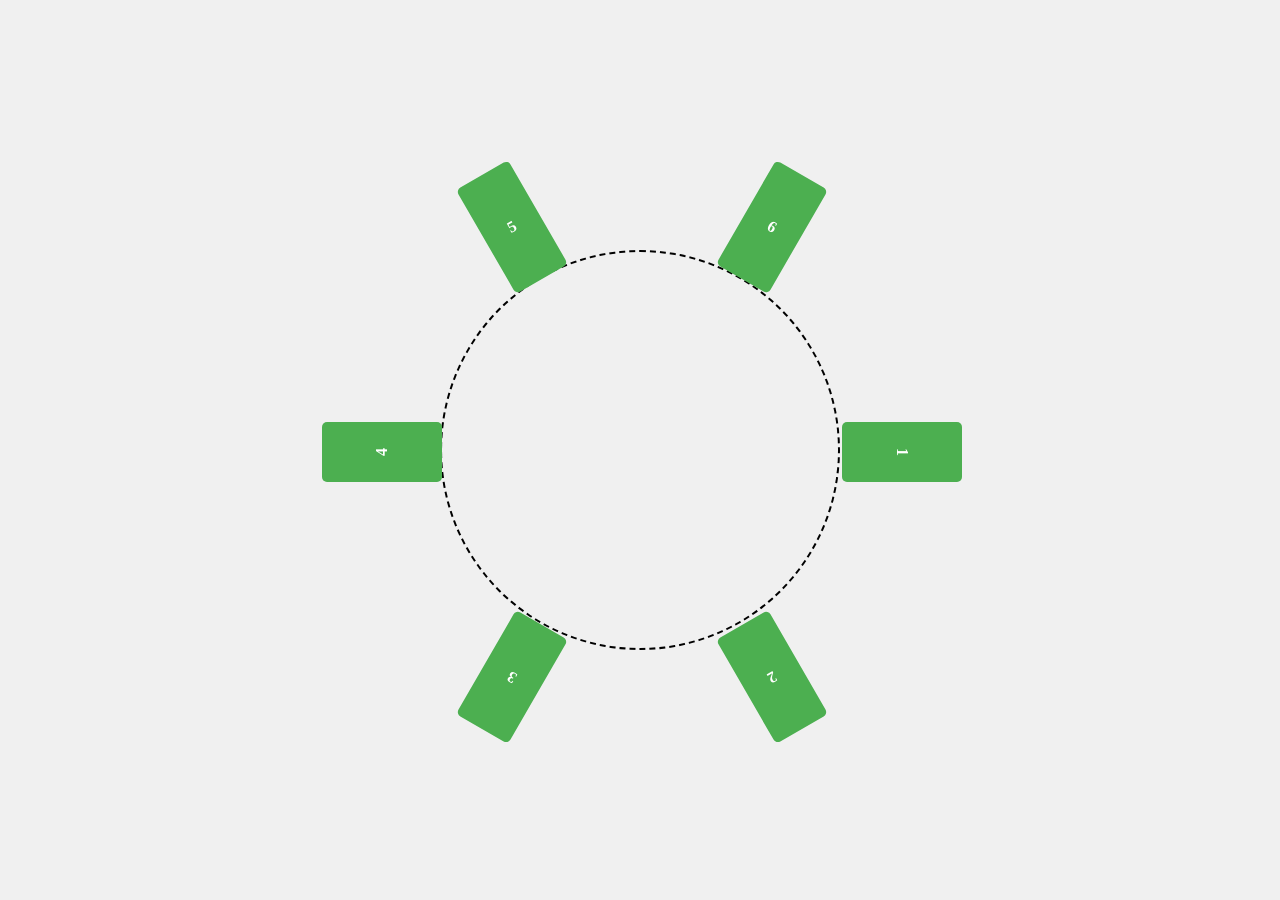
<file: test.html>
<!DOCTYPE html>
<html lang="en">
<head>
  <meta charset="UTF-8">
  <meta name="viewport" content="width=device-width, initial-scale=1.0">
  <title>Rectangles Standing on Circle</title>
  <style>
    * {
      box-sizing: border-box;
      margin: 0;
      padding: 0;
    }

    body {
      display: flex;
      justify-content: center;
      align-items: center;
      height: 100vh;
      background-color: #f0f0f0;
    }

    .circle-container {
      position: relative;
      width: 400px;
      height: 400px;
      border-radius: 50%; /* Tạo đường tròn */
      border: 2px dashed black;
    }

    .rectangle {
      position: absolute;
      width: 60px;
      height: 120px;
      background-color: #4CAF50;
      display: flex;
      justify-content: center;
      align-items: center;
      color: white;
      font-weight: bold;
      border-radius: 5px;
      transform-origin: 50% 100%; /* Gốc xoay tại cạnh dưới */
    }
  </style>
</head>
<body>
  <div class="circle-container" id="circle-container">
    <div class="rectangle">1</div>
    <div class="rectangle">2</div>
    <div class="rectangle">3</div>
    <div class="rectangle">4</div>
    <div class="rectangle">5</div>
    <div class="rectangle">6</div>
  </div>

  <script>
    const container = document.getElementById('circle-container');
    const rectangles = document.querySelectorAll('.rectangle');
    const radius = 200; // Bán kính đường tròn

    rectangles.forEach((rect, index) => {
      const angle = (index / rectangles.length) * 2 * Math.PI; // Góc cho từng hình chữ nhật
      const x = radius * Math.cos(angle); // Tọa độ X trên chu vi
      const y = radius * Math.sin(angle); // Tọa độ Y trên chu vi

      // Đặt vị trí sao cho cạnh dưới (cd) của hình tiếp xúc với chu vi
      rect.style.left = `${200 + x - rect.offsetWidth / 2}px`;
      rect.style.top = `${200 + y - rect.offsetHeight}px`;

      // Xoay hình chữ nhật sao cho cạnh dưới tiếp xúc chính xác
      rect.style.transform = `rotate(${(angle * 180) / Math.PI + 90}deg)`;
    });
  </script>
</body>
</html>
</file>
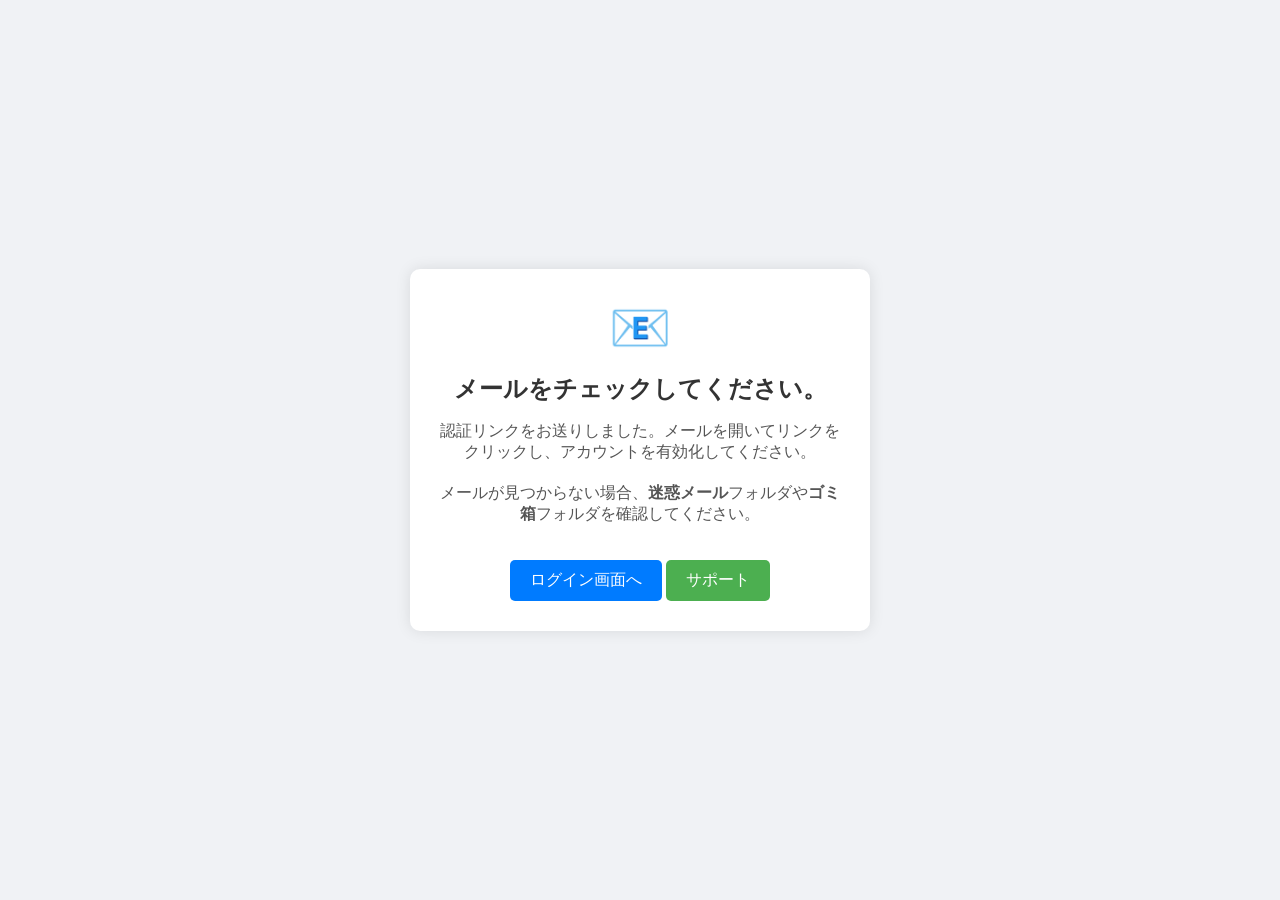
<file: Manager/mail_check.html>
<!DOCTYPE html>
<html lang="ja">
<head>
    <meta charset="UTF-8">
    <meta name="viewport" content="width=device-width, initial-scale=1.0">
    <title>登録成功</title>
    <style>
        body {
            font-family: Arial, sans-serif;
            background-color: #f0f2f5;
            display: flex;
            justify-content: center;
            align-items: center;
            height: 100vh;
            margin: 0;
        }

        .notification-container {
            background-color: white;
            padding: 30px;
            border-radius: 10px;
            box-shadow: 0 0 15px rgba(0, 0, 0, 0.1);
            text-align: center;
            width: 400px;
        }

        h1 {
            font-size: 24px;
            color: #333;
        }

        p {
            font-size: 16px;
            color: #555;
            margin-bottom: 20px;
        }

        .email-icon {
            font-size: 50px;
            color: #4CAF50;
            margin-bottom: 10px;
        }

        .button {
            display: inline-block;
            background-color: #4CAF50;
            color: white;
            padding: 10px 20px;
            border-radius: 5px;
            text-decoration: none;
            font-size: 16px;
            margin-top: 15px;
        }

        .button:hover {
            background-color: #45a049;
        }
        .login-button {
    display: inline-block;
    background-color: #007BFF; /* Màu nền của nút */
    color: white; /* Màu chữ */
    padding: 10px 20px; /* Khoảng cách bên trong */
    border-radius: 5px; /* Bo tròn góc */
    text-decoration: none; /* Bỏ gạch chân */
    font-size: 16px; /* Kích thước chữ */
    margin-top: 15px; /* Khoảng cách phía trên */
}

.login-button:hover {
    background-color: #0056b3; /* Màu nền khi hover */
}

    </style>
</head>
<body>

<div class="notification-container">
    <div class="email-icon">📧</div>
    <h1>メールをチェックしてください。</h1>
    <p>認証リンクをお送りしました。メールを開いてリンクをクリックし、アカウントを有効化してください。</p>
    <p>メールが見つからない場合、<b>迷惑メール</b>フォルダや<b>ゴミ箱</b>フォルダを確認してください。</p>
    <a href="./StoreLogin.php" class="button login-button">ログイン画面へ</a>

    <a href="mailto:wrb@co.jp" class="button">サポート</a>
</div>

</body>
</html>
</file>
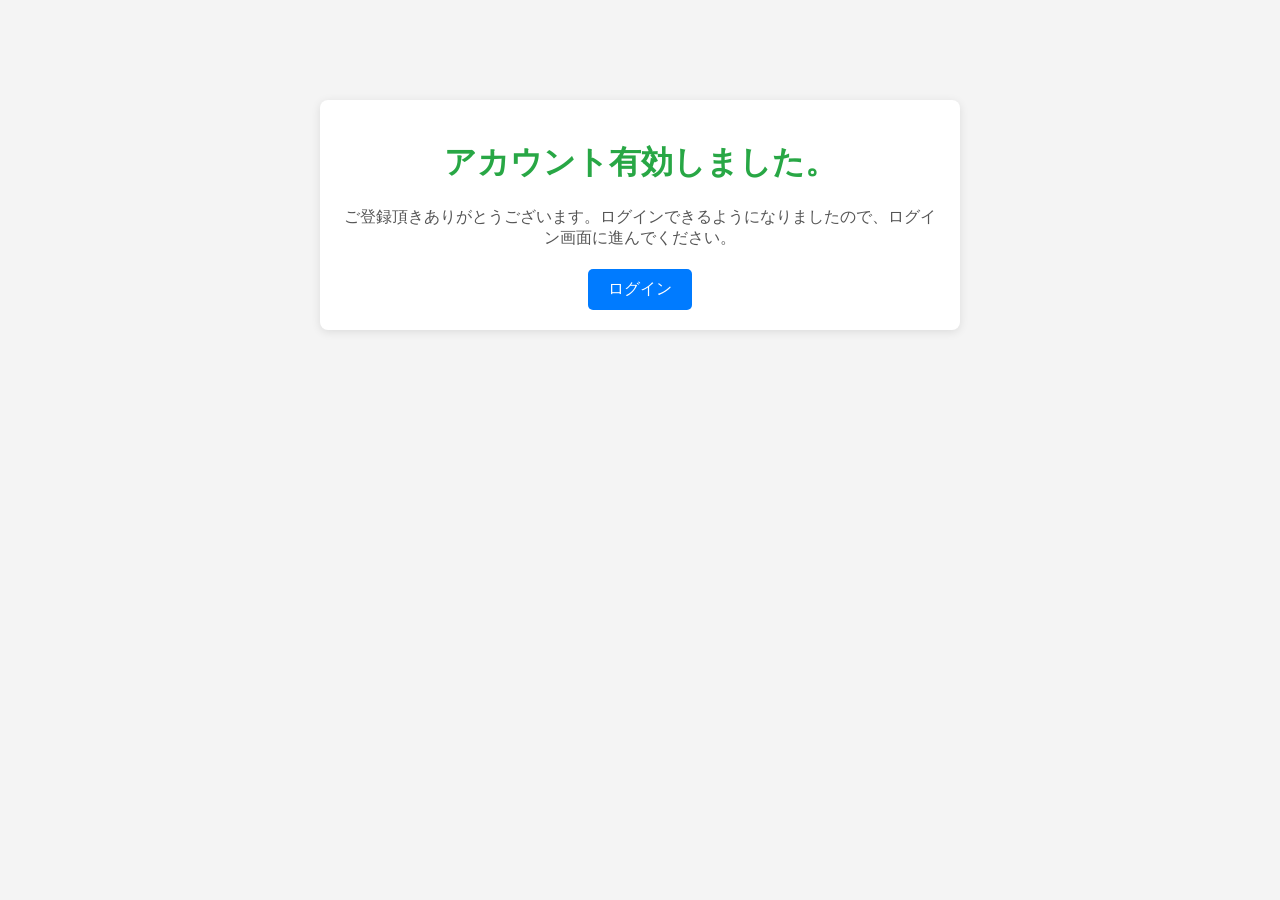
<file: Manager/success.html>
<!DOCTYPE html>
<html lang="vi">
<head>
    <meta charset="UTF-8">
    <meta name="viewport" content="width=device-width, initial-scale=1.0">
    <title>Kích hoạt tài khoản thành công</title>
    <style>
        body {
            font-family: Arial, sans-serif;
            background-color: #f4f4f4;
            margin: 0;
            padding: 0;
        }

        .container {
            max-width: 600px;
            margin: 100px auto;
            padding: 20px;
            background-color: #ffffff;
            border-radius: 8px;
            box-shadow: 0 2px 10px rgba(0, 0, 0, 0.1);
            text-align: center;
        }

        h1 {
            color: #28a745; /* Màu xanh lá cây cho thông báo thành công */
        }

        p {
            font-size: 16px;
            margin: 20px 0;
            color: #555;
        }

        .button {
            display: inline-block;
            padding: 10px 20px;
            background-color: #007bff; /* Màu xanh dương cho nút */
            color: #ffffff;
            text-decoration: none;
            border-radius: 5px;
            transition: background-color 0.3s;
        }

        .button:hover {
            background-color: #0056b3; /* Màu xanh đậm khi hover */
        }
    </style>
</head>
<body>
    <div class="container">
        <h1>アカウント有効しました。</h1>
        <p>ご登録頂きありがとうございます。ログインできるようになりましたので、ログイン画面に進んでください。</p>
        <a href="StoreLogin.php" class="button">ログイン</a>
    </div>
</body>
</html>
</file>
